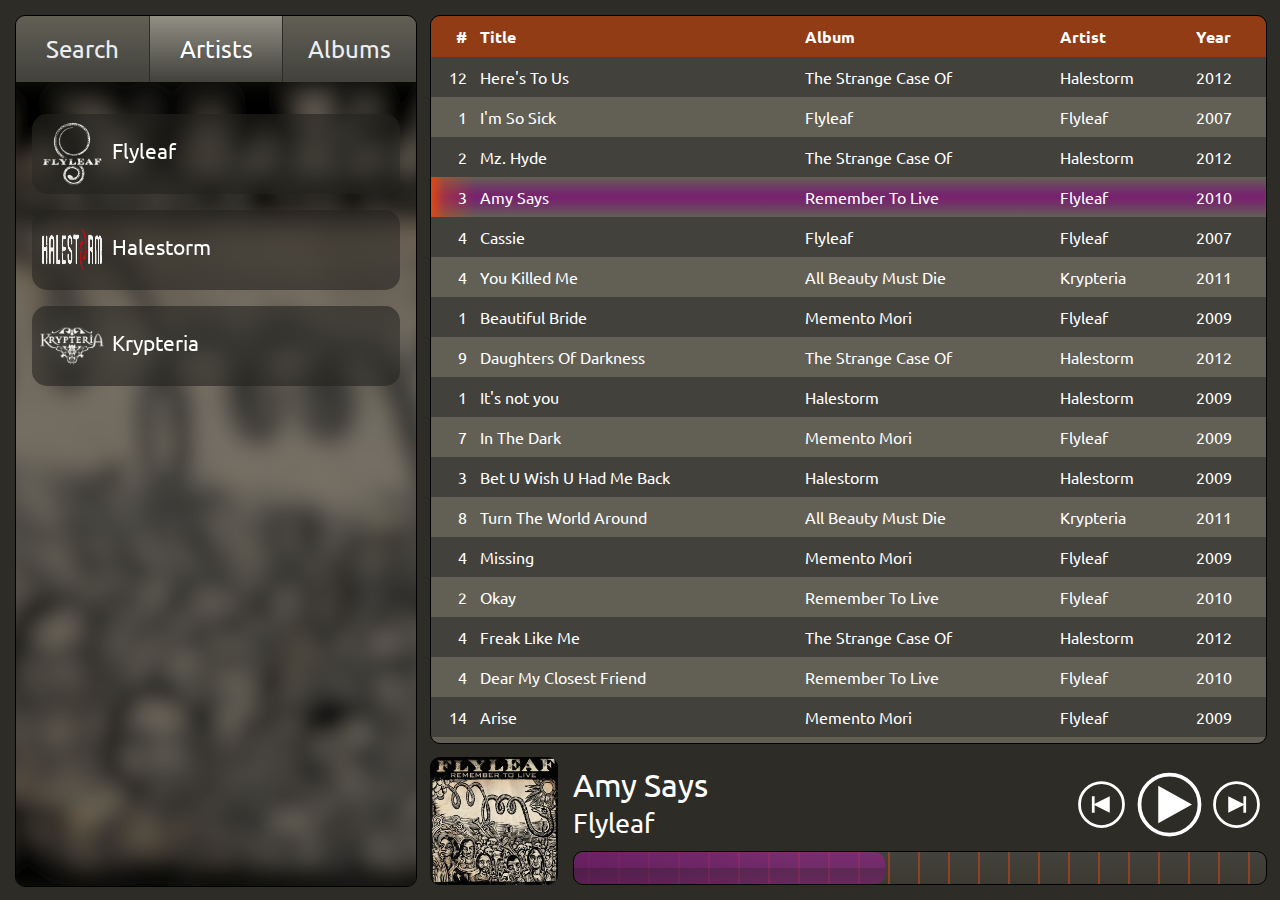
<file: index.html>
<!DOCTYPE html>
<html lang="en">
    <head>
        <meta charset="utf-8" />
        <meta name="viewport" content="width=device-width, initial-scale=1.0" />
        <title>Canto</title>
        <link rel="stylesheet" type="text/css" href="css/main.css" />
        <link rel="icon" href="css/pics/fav.ico" type="image/x-icon"/>
        <link rel="shortcut icon" href="css/pics/fav.ico" type="image/x-icon"/>
    </head>
    <body>
        <main id="lmain">
            <h1>Canto</h1>
            <nav id="nav">
                <h1>Navigation</h1>
                <ul>
                    <li>
                        <a href="search.html">Search</a>
                    </li>
                    <li>
                        <a href="index.html" class="active">Artists</a>
                    </li>
                    <li>
                        <a href="album.html">Albums</a>
                    </li>
                </ul>
            </nav>
            <section id="library">
                <h1>Library - Artists</h1>
                <ul id="artists">
                    <li id="a_flyleaf">
                        <a href="#a_flyleaf"><img src="pics/Flyleaf.png" alt="Logo of Flyleaf" /></a>
                        <span class="name">Flyleaf</span>
                        <ul class="albums">
                            <li>
                                <a href="album.html#a_flyleaf"><img src="pics/Flyleaf%20-%20Flyleaf.jpg" alt="Album art of 'Flyleaf' by Flyleaf" /></a>
                                <span class="name">Flyleaf</span>
                                <span class="artist">Flyleaf</span>
                                <span class="year">2007</span>
                            </li>
                            <li>
                                <a href="album.html#a_memento_mori"><img src="pics/Flyleaf%20-%20Memento%20Mori.jpg" alt="Album art of 'Memento Mori' by Flyleaf" /></a>
                                <span class="name">Memento Mori</span>
                                <span class="artist">Flyleaf</span>
                                <span class="year">2009</span>
                            </li>
                            <li>
                                <a href="album.html#a_remember_to_live"><img src="pics/Flyleaf%20-%20Remember%20To%20Live.jpg" alt="Album art of 'Remember To Live' by Flyleaf" /></a>
                                <span class="name">Remember To Live</span>
                                <span class="artist">Flyleaf</span>
                                <span class="year">2010</span>
                            </li>
                        </ul>
                    </li>
                    <li id="a_halestorm">
                        <a href="#a_halestorm"><img src="pics/Halestorm.png" alt="Logo of Halestorm" /></a>
                        <span class="name">Halestorm</span>
                        <ul class="albums">
                            <li>
                                <a href="album.html#a_halestorm"><img src="pics/Halestorm%20-%20Halestorm.jpg" alt="Album art of 'Halestorm' by Halestorm" /></a>
                                <span class="name">Halestorm</span>
                                <span class="artist">Halestorm</span>
                                <span class="year">2009</span>
                            </li>
                            <li>
                                <a href="album.html#a_the_strange_case_of"><img src="pics/Halestorm%20-%20The%20Strange%20Case%20Of.jpg" alt="Album art of 'The Strange Case Of' by Halestorm" /></a>
                                <span class="name">The Strange Case Of</span>
                                <span class="artist">Halestorm</span>
                                <span class="year">2012</span>
                            </li>
                        </ul>
                    </li>
                    <li id="a_krypteria">
                        <a href="#a_krypteria"><img src="pics/Krypteria.png" alt="Logo of Krypteria" /></a>
                        <span class="name">Krypteria</span>
                        <ul class="albums">
                            <li>
                                <a href="album.html#a_all_beauty_must_die"><img src="pics/Krypteria%20-%20All%20Beauty%20Must%20Die.jpg" alt="Album art of 'All Beauty Must Die' by Krypteria" /></a>
                                <span class="name">All Beauty Must Die</span>
                                <span class="artist">Krypteria</span>
                                <span class="year">2011</span>
                            </li>
                        </ul>
                    </li>
                </ul>
            </section>
        </main>
        <aside id="now_playing">
            <h1>Now Playing</h1>
            <a href="now_playing.html">Go to Now Playing screen</a>
            <img src="pics/Flyleaf%20-%20Remember%20To%20Live.jpg" alt="Album art of 'Remember To Live' by Flyleaf" />
            <span class="title">Amy Says</span>
            <span class="artist">Flyleaf</span>
        </aside>
        <aside id="lcontrols">
            <h1>Controls</h1>
            <a id="prev_button" href="#">Previous</a>
            <a id="play_button" href="#">Play/Pause</a>
            <a id="next_button" href="#">Next</a>
            <div id="progressbar">
                <span id="handle"></span>
            </div>
        </aside>
        <aside id="play_queue">
            <h1>Play Queue</h1>
            <table>
                <thead>
                    <tr>
                        <th>#</th>
                        <th>Title</th>
                        <th>Album</th>
                        <th>Artist</th>
                        <th>Year</th>
                    </tr>
                </thead>
                <tbody>
                    <tr>
                        <td>12</td>
                        <td>Here's To Us</td>
                        <td>The Strange Case Of</td>
                        <td>Halestorm</td>
                        <td>2012</td>
                    </tr>
                    <tr>
                        <td>1</td>
                        <td>I'm So Sick</td>
                        <td>Flyleaf</td>
                        <td>Flyleaf</td>
                        <td>2007</td>
                    </tr>
                    <tr>
                        <td>2</td>
                        <td>Mz. Hyde</td>
                        <td>The Strange Case Of</td>
                        <td>Halestorm</td>
                        <td>2012</td>
                    </tr>
                    <tr class="active">
                        <td>3</td>
                        <td>Amy Says</td>
                        <td>Remember To Live</td>
                        <td>Flyleaf</td>
                        <td>2010</td>
                    </tr>
                    <tr>
                        <td>4</td>
                        <td>Cassie</td>
                        <td>Flyleaf</td>
                        <td>Flyleaf</td>
                        <td>2007</td>
                    </tr>
                    <tr>
                        <td>4</td>
                        <td>You Killed Me</td>
                        <td>All Beauty Must Die</td>
                        <td>Krypteria</td>
                        <td>2011</td>
                    </tr>
                    <tr>
                        <td>1</td>
                        <td>Beautiful Bride</td>
                        <td>Memento Mori</td>
                        <td>Flyleaf</td>
                        <td>2009</td>
                    </tr>
                    <tr>
                        <td>9</td>
                        <td>Daughters Of Darkness</td>
                        <td>The Strange Case Of</td>
                        <td>Halestorm</td>
                        <td>2012</td>
                    </tr>
                    <tr>
                        <td>1</td>
                        <td>It's not you</td>
                        <td>Halestorm</td>
                        <td>Halestorm</td>
                        <td>2009</td>
                    </tr>
                    <tr>
                        <td>7</td>
                        <td>In The Dark</td>
                        <td>Memento Mori</td>
                        <td>Flyleaf</td>
                        <td>2009</td>
                    </tr>
                    <tr>
                        <td>3</td>
                        <td>Bet U Wish U Had Me Back</td>
                        <td>Halestorm</td>
                        <td>Halestorm</td>
                        <td>2009</td>
                    </tr>
                    <tr>
                        <td>8</td>
                        <td>Turn The World Around</td>
                        <td>All Beauty Must Die</td>
                        <td>Krypteria</td>
                        <td>2011</td>
                    </tr>
                    <tr>
                        <td>4</td>
                        <td>Missing</td>
                        <td>Memento Mori</td>
                        <td>Flyleaf</td>
                        <td>2009</td>
                    </tr>
                    <tr>
                        <td>2</td>
                        <td>Okay</td>
                        <td>Remember To Live</td>
                        <td>Flyleaf</td>
                        <td>2010</td>
                    </tr>
                    <tr>
                        <td>4</td>
                        <td>Freak Like Me</td>
                        <td>The Strange Case Of</td>
                        <td>Halestorm</td>
                        <td>2012</td>
                    </tr>
                    <tr>
                        <td>4</td>
                        <td>Dear My Closest Friend</td>
                        <td>Remember To Live</td>
                        <td>Flyleaf</td>
                        <td>2010</td>
                    </tr>
                    <tr>
                        <td>14</td>
                        <td>Arise</td>
                        <td>Memento Mori</td>
                        <td>Flyleaf</td>
                        <td>2009</td>
                    </tr>
                    <tr>
                        <td>7</td>
                        <td>Thanks For Nothing</td>
                        <td>All Beauty Must Die</td>
                        <td>Krypteria</td>
                        <td>2011</td>
                    </tr>
                    <tr>
                        <td>3</td>
                        <td>I Miss The Misery</td>
                        <td>The Strange Case Of</td>
                        <td>Halestorm</td>
                        <td>2012</td>
                    </tr>
                    <tr>
                        <td>6</td>
                        <td>I'm Sorry</td>
                        <td>Flyleaf</td>
                        <td>Flyleaf</td>
                        <td>2007</td>
                    </tr>
                    <tr>
                        <td>15</td>
                        <td>Uncle Bobby</td>
                        <td>Memento Mori</td>
                        <td>Flyleaf</td>
                        <td>2009</td>
                    </tr>
                    <tr>
                        <td>8</td>
                        <td>Red Sam</td>
                        <td>Flyleaf</td>
                        <td>Flyleaf</td>
                        <td>2007</td>
                    </tr>
                    <tr>
                        <td>2</td>
                        <td>Fully ALive</td>
                        <td>Flyleaf</td>
                        <td>Flyleaf</td>
                        <td>2007</td>
                    </tr>
                    <tr>
                        <td>8</td>
                        <td>Rock Show</td>
                        <td>The Strange Case Of</td>
                        <td>Halestorm</td>
                        <td>2012</td>
                    </tr>
                    <tr>
                        <td>1</td>
                        <td>Love Bites (So Do I)</td>
                        <td>The Strange Case Of</td>
                        <td>Halestorm</td>
                        <td>2012</td>
                    </tr>
                    <tr>
                        <td>13</td>
                        <td>Circle</td>
                        <td>Memento Mori</td>
                        <td>Flyleaf</td>
                        <td>2009</td>
                    </tr>
                    <tr>
                        <td>2</td>
                        <td>As I Slowly Bleed</td>
                        <td>All Beauty Must Die</td>
                        <td>Krypteria</td>
                        <td>2011</td>
                    </tr>
                    <tr>
                        <td>9</td>
                        <td>Better Safe Than Sorry</td>
                        <td>Halestorm</td>
                        <td>Halestorm</td>
                        <td>2009</td>
                    </tr>
                    <tr>
                        <td>5</td>
                        <td>Live To Fight Another Day</td>
                        <td>All Beauty Must Die</td>
                        <td>Krypteria</td>
                        <td>2011</td>
                    </tr>
                </tbody>
            </table>
        </aside>
    </body>
</html>
</file>
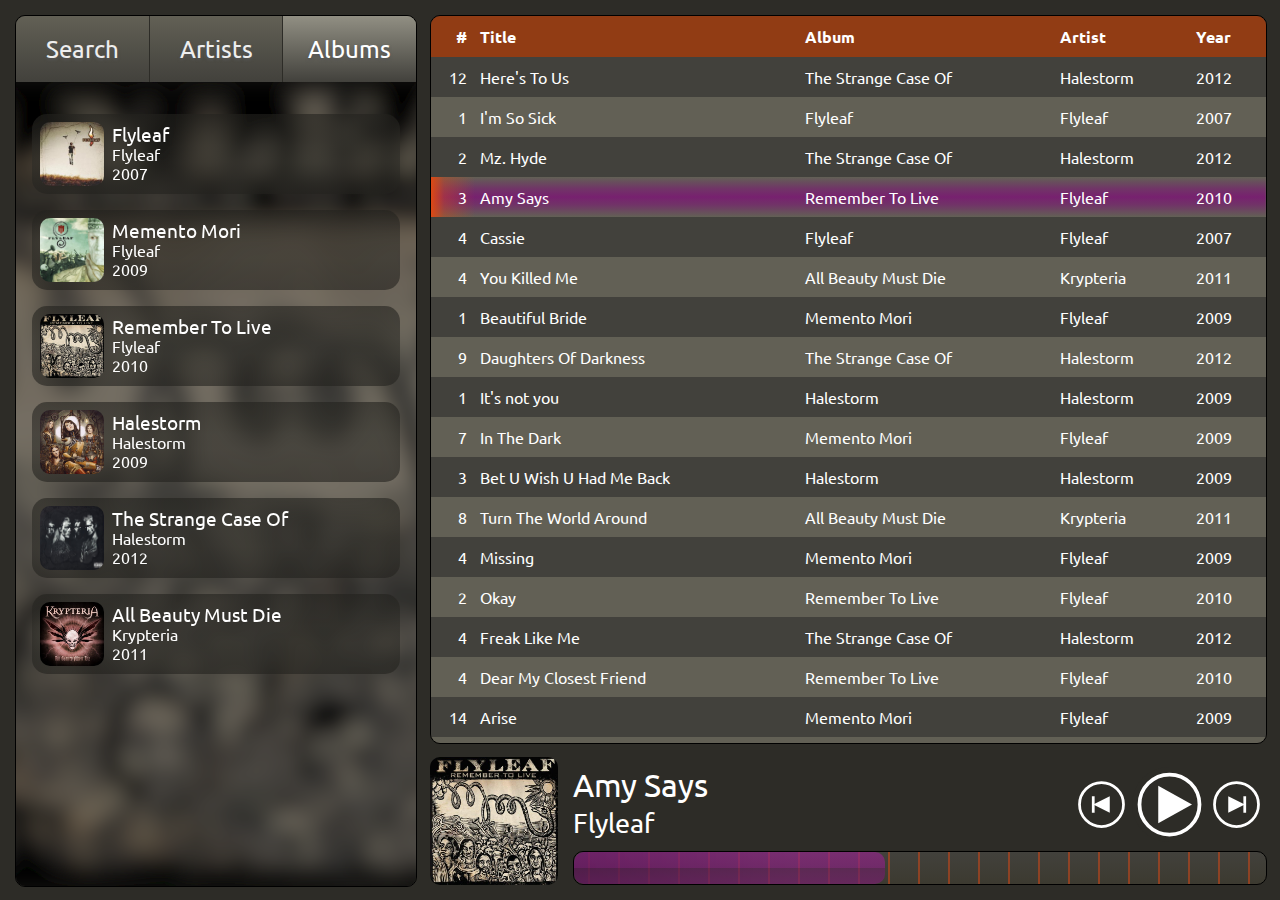
<file: album.html>
<!DOCTYPE html>
<html lang="en">
    <head>
        <meta charset="utf-8" />
        <meta name="viewport" content="width=device-width, initial-scale=1.0" />
        <title>Canto</title>
        <link rel="stylesheet" type="text/css" href="css/main.css" />
        <link rel="icon" href="css/pics/fav.ico" type="image/x-icon"/>
        <link rel="shortcut icon" href="css/pics/fav.ico" type="image/x-icon"/>
    </head>
    <body>
        <main id="lmain">
            <h1>Canto</h1>
            <nav id="nav">
                <h1>Navigation</h1>
                <ul>
                    <li>
                        <a href="search.html">Search</a>
                    </li>
                    <li>
                        <a href="index.html">Artists</a>
                    </li>
                    <li>
                        <a href="album.html" class="active">Albums</a>
                    </li>
                </ul>
            </nav>
            <section id="library">
                <h1>Library - Albums</h1>
                <ul id="albums">
                    <li id="a_flyleaf">
                        <a href="#a_flyleaf">
                            <img src="pics/Flyleaf%20-%20Flyleaf.jpg" alt="Album art of 'Flyleaf' by Flyleaf" />
                        </a>
                        <span class="name">Flyleaf</span>
                        <span class="artist">Flyleaf</span>
                        <span class="year">2007</span>
                        <ul class="songs">
                            <li><a href="#edit_track"><span class="number">1</span><span class="name">I'm So Sick</span></a></li>
                            <li><span class="number">2</span><span class="name">Fully Alive</span></li>
                            <li><span class="number">3</span><span class="name">Perfect</span></li>
                            <li><span class="number">4</span><span class="name">Cassie</span></li>
                            <li><span class="number">5</span><span class="name">Sorrow</span></li>
                            <li><span class="number">6</span><span class="name">I'm Sorry</span></li>
                            <li><span class="number">7</span><span class="name">All Around Me</span></li>
                            <li><span class="number">8</span><span class="name">Red Sam</span></li>
                            <li><span class="number">9</span><span class="name">There Fo You</span></li>
                            <li><span class="number">10</span><span class="name">Breathe Today</span></li>
                            <li><span class="number">11</span><span class="name">So I Thought</span></li>
                        </ul>
                    </li>
                    <li id="a_memento_mori">
                        <a href="#a_memento_mori">
                            <img src="pics/Flyleaf%20-%20Memento%20Mori.jpg" alt="Album art of 'Memento Mori' by Flyleaf" />
                        </a>
                        <span class="name">Memento Mori</span>
                        <span class="artist">Flyleaf</span>
                        <span class="year">2009</span>
                        <ul class="songs">
                            <li><span class="number">1</span><span class="name">Beautiful Bride</span></li>
                            <li><span class="number">2</span><span class="name">Again</span></li>
                            <li><span class="number">3</span><span class="name">Chasm</span></li>
                            <li><span class="number">4</span><span class="name">Missing</span></li>
                            <li><span class="number">5</span><span class="name">This Close</span></li>
                            <li><span class="number">6</span><span class="name">The Kind</span></li>
                            <li><span class="number">7</span><span class="name">In The Dark</span></li>
                            <li><span class="number">8</span><span class="name">Set Apart This Dream</span></li>
                            <li><span class="number">9</span><span class="name">Swept Away</span></li>
                            <li><span class="number">10</span><span class="name">Tiny Heart</span></li>
                            <li><span class="number">11</span><span class="name">Melting</span></li>
                            <li><span class="number">12</span><span class="name">Treasure</span></li>
                            <li><span class="number">13</span><span class="name">Circle</span></li>
                            <li><span class="number">14</span><span class="name">Arise</span></li>
                        </ul>
                    </li>
                    <li id="a_remember_to_live">
                        <a href="#a_remember_to_live">
                            <img src="pics/Flyleaf%20-%20Remember%20To%20Live.jpg" alt="Album art of 'Remember To Live' by Flyleaf" />
                        </a>
                        <span class="name">Remember To Live</span>
                        <span class="artist">Flyleaf</span>
                        <span class="year">2010</span>
                        <ul class="songs">
                            <li><span class="number">1</span><span class="name">Justice And Mercy</span></li>
                            <li><span class="number">2</span><span class="name">Okay</span></li>
                            <li><span class="number">3</span><span class="name">Amy Says</span></li>
                            <li><span class="number">4</span><span class="name">Dear My Closest Friend</span></li>
                            <li><span class="number">5</span><span class="name">Light In your Eyes</span></li>
                            <li><span class="number">6</span><span class="name">Believe In Dreams</span></li>
                            <li><span class="number">7</span><span class="name">Arise [Ben Moody Mix]</span></li>
                        </ul>
                    </li>
                    <li id="a_halestorm">
                        <a href="#a_halestorm">
                            <img src="pics/Halestorm%20-%20Halestorm.jpg" alt="Album art of 'Halestorm' by Halestorm" />
                        </a>
                        <span class="name">Halestorm</span>
                        <span class="artist">Halestorm</span>
                        <span class="year">2009</span>
                        <ul class="songs">
                            <li><span class="number">1</span><span class="name">It's Not You</span></li>
                            <li><span class="number">2</span><span class="name">I Get Off</span></li>
                            <li><span class="number">3</span><span class="name">Bet U Wish U Had Me Back</span></li>
                            <li><span class="number">4</span><span class="name">Innocence</span></li>
                            <li><span class="number">5</span><span class="name">Familiar Taste Of Poison</span></li>
                            <li><span class="number">6</span><span class="name">I'm Not An Angel</span></li>
                            <li><span class="number">7</span><span class="name">Wht Were You Expecting?</span></li>
                            <li><span class="number">8</span><span class="name">Love/Hate Heartbreak</span></li>
                            <li><span class="number">9</span><span class="name">Better Safe Than Sorry</span></li>
                            <li><span class="number">10</span><span class="name">Dirty Work</span></li>
                            <li><span class="number">11</span><span class="name">Nothing To Do With Love</span></li>
                            <li><span class="number">12</span><span class="name">Tell Me Where It Hurts</span></li>
                            <li><span class="number">13</span><span class="name">Conversations Over</span></li>
                            <li><span class="number">14</span><span class="name">Dirty Mind</span></li>
                        </ul>
                    </li>
                    <li id="a_the_strange_case_of">
                        <a href="#a_the_strange_case_of">
                            <img src="pics/Halestorm%20-%20The%20Strange%20Case%20Of.jpg" alt="Album art of 'The Strange Case Of' by Halestorm" />
                        </a>
                        <span class="name">The Strange Case Of</span>
                        <span class="artist">Halestorm</span>
                        <span class="year">2012</span>
                        <ul class="songs">
                            <li><span class="number">1</span><span class="name">Love Bites (So Do I)</span></li>
                            <li><span class="number">2</span><span class="name">Mz. Hyde</span></li>
                            <li><span class="number">3</span><span class="name">I Miss The Misery</span></li>
                            <li><span class="number">4</span><span class="name">Freak Like Me</span></li>
                            <li><span class="number">5</span><span class="name">Beautiful With You</span></li>
                            <li><span class="number">6</span><span class="name">In Your Room</span></li>
                            <li><span class="number">7</span><span class="name">Break In</span></li>
                            <li><span class="number">8</span><span class="name">Rock Show</span></li>
                            <li><span class="number">9</span><span class="name">Daughters Of Darkness</span></li>
                            <li><span class="number">10</span><span class="name">You Call Me A Bitch Like It's a Bad Thing</span></li>
                            <li><span class="number">11</span><span class="name">American Boys</span></li>
                            <li><span class="number">12</span><span class="name">Here's To Us</span></li>
                            <li><span class="number">13</span><span class="name">Don't Know How To Stop</span></li>
                            <li><span class="number">14</span><span class="name">Private Parts</span></li>
                            <li><span class="number">15</span><span class="name">Hate It When You See Me Cry</span></li>
                        </ul>
                    </li>
                    <li id="a_all_beauty_must_die">
                        <a href="#a_all_beauty_must_die">
                            <img src="pics/Krypteria%20-%20All%20Beauty%20Must%20Die.jpg" alt="Album art of 'All Beauty Must Die' by Krypteria" />
                        </a>
                        <span class="name">All Beauty Must Die</span>
                        <span class="artist">Krypteria</span>
                        <span class="year">2011</span>
                        <ul class="songs">
                            <li><span class="number">1</span><span class="name">Messiah</span></li>
                            <li><span class="number">2</span><span class="name">As I Slowly Bleed</span></li>
                            <li><span class="number">3</span><span class="name">Fly Away With Me</span></li>
                            <li><span class="number">4</span><span class="name">You Killed Me</span></li>
                            <li><span class="number">5</span><span class="name">Live To Fight Another Day</span></li>
                            <li><span class="number">6</span><span class="name">Eyes Of a Stranger</span></li>
                            <li><span class="number">7</span><span class="name">Thanks For Nothing</span></li>
                            <li><span class="number">8</span><span class="name">Turn The World Around</span></li>
                            <li><span class="number">9</span><span class="name">Higher</span></li>
                            <li><span class="number">10</span><span class="name">Victoria</span></li>
                            <li><span class="number">11</span><span class="name">Hurt So Bad</span></li>
                            <li><span class="number">12</span><span class="name">The Eye Collector</span></li>
                            <li><span class="number">13</span><span class="name">Get The Hell Out Of My Way</span></li>
                            <li><span class="number">14</span><span class="name">Liberatio</span></li>
                            <li><span class="number">15</span><span class="name">Come Hell Or High Water</span></li>
                        </ul>
                    </li>
                </ul>
            </section>
        </main>
        <aside id="now_playing">
            <h1>Now Playing</h1>
            <a href="now_playing.html">Go to Now Playing screen</a>
            <img src="pics/Flyleaf%20-%20Remember%20To%20Live.jpg" alt="Album art of 'Remember To Live' by Flyleaf" />
            <span class="title">Amy Says</span>
            <span class="artist">Flyleaf</span>
        </aside>
        <aside id="edit_track">
            <h1>Edit Track</h1>
            <form method="get" action="#">
                <label for="title">Title</label>
                <input id="title" name="title" type="text" value="I'm So Sick" /><br />
                <label for="artist">Artist</label>
                <input id="artist" name="artist" type="text" value="Flyleaf" /><br />
                <label for="album">Album</label>
                <input id="album" name="album" type="text" value="Flyleaf" /><br />
                <label for="composer">Composer</label>
                <input id="composer" name="composer" type="text" value="Flyleaf" /><br />
                <label for="performer">Performer</label>
                <input id="performer" name="performer" type="text" value="Flyleaf" /><br />
                <label for="track">Track</label>
                <input id="track" name="track" type="number" value="1" /><br />
                <label for="disc">Disc</label>
                <input id="disc" name="disc" type="number" value="1" /><br />
                <label for="year">Year</label>
                <input id="year" name="year" type="number" value="2007" /><br />
                <input type="submit" value="Save" />
            </form>
        </aside>
        <aside id="lcontrols">
            <h1>Controls</h1>
            <a id="prev_button" href="#">Previous</a>
            <a id="play_button" href="#">Play/Pause</a>
            <a id="next_button" href="#">Next</a>
            <div id="progressbar">
                <span id="handle"></span>
            </div>
        </aside>
        <aside id="play_queue">
            <h1>Play Queue</h1>
            <table>
                <thead>
                    <tr>
                        <th>#</th>
                        <th>Title</th>
                        <th>Album</th>
                        <th>Artist</th>
                        <th>Year</th>
                    </tr>
                </thead>
                <tbody>
                    <tr>
                        <td>12</td>
                        <td>Here's To Us</td>
                        <td>The Strange Case Of</td>
                        <td>Halestorm</td>
                        <td>2012</td>
                    </tr>
                    <tr>
                        <td>1</td>
                        <td>I'm So Sick</td>
                        <td>Flyleaf</td>
                        <td>Flyleaf</td>
                        <td>2007</td>
                    </tr>
                    <tr>
                        <td>2</td>
                        <td>Mz. Hyde</td>
                        <td>The Strange Case Of</td>
                        <td>Halestorm</td>
                        <td>2012</td>
                    </tr>
                    <tr class="active">
                        <td>3</td>
                        <td>Amy Says</td>
                        <td>Remember To Live</td>
                        <td>Flyleaf</td>
                        <td>2010</td>
                    </tr>
                    <tr>
                        <td>4</td>
                        <td>Cassie</td>
                        <td>Flyleaf</td>
                        <td>Flyleaf</td>
                        <td>2007</td>
                    </tr>
                    <tr>
                        <td>4</td>
                        <td>You Killed Me</td>
                        <td>All Beauty Must Die</td>
                        <td>Krypteria</td>
                        <td>2011</td>
                    </tr>
                    <tr>
                        <td>1</td>
                        <td>Beautiful Bride</td>
                        <td>Memento Mori</td>
                        <td>Flyleaf</td>
                        <td>2009</td>
                    </tr>
                    <tr>
                        <td>9</td>
                        <td>Daughters Of Darkness</td>
                        <td>The Strange Case Of</td>
                        <td>Halestorm</td>
                        <td>2012</td>
                    </tr>
                    <tr>
                        <td>1</td>
                        <td>It's not you</td>
                        <td>Halestorm</td>
                        <td>Halestorm</td>
                        <td>2009</td>
                    </tr>
                    <tr>
                        <td>7</td>
                        <td>In The Dark</td>
                        <td>Memento Mori</td>
                        <td>Flyleaf</td>
                        <td>2009</td>
                    </tr>
                    <tr>
                        <td>3</td>
                        <td>Bet U Wish U Had Me Back</td>
                        <td>Halestorm</td>
                        <td>Halestorm</td>
                        <td>2009</td>
                    </tr>
                    <tr>
                        <td>8</td>
                        <td>Turn The World Around</td>
                        <td>All Beauty Must Die</td>
                        <td>Krypteria</td>
                        <td>2011</td>
                    </tr>
                    <tr>
                        <td>4</td>
                        <td>Missing</td>
                        <td>Memento Mori</td>
                        <td>Flyleaf</td>
                        <td>2009</td>
                    </tr>
                    <tr>
                        <td>2</td>
                        <td>Okay</td>
                        <td>Remember To Live</td>
                        <td>Flyleaf</td>
                        <td>2010</td>
                    </tr>
                    <tr>
                        <td>4</td>
                        <td>Freak Like Me</td>
                        <td>The Strange Case Of</td>
                        <td>Halestorm</td>
                        <td>2012</td>
                    </tr>
                    <tr>
                        <td>4</td>
                        <td>Dear My Closest Friend</td>
                        <td>Remember To Live</td>
                        <td>Flyleaf</td>
                        <td>2010</td>
                    </tr>
                    <tr>
                        <td>14</td>
                        <td>Arise</td>
                        <td>Memento Mori</td>
                        <td>Flyleaf</td>
                        <td>2009</td>
                    </tr>
                    <tr>
                        <td>7</td>
                        <td>Thanks For Nothing</td>
                        <td>All Beauty Must Die</td>
                        <td>Krypteria</td>
                        <td>2011</td>
                    </tr>
                    <tr>
                        <td>3</td>
                        <td>I Miss The Misery</td>
                        <td>The Strange Case Of</td>
                        <td>Halestorm</td>
                        <td>2012</td>
                    </tr>
                    <tr>
                        <td>6</td>
                        <td>I'm Sorry</td>
                        <td>Flyleaf</td>
                        <td>Flyleaf</td>
                        <td>2007</td>
                    </tr>
                    <tr>
                        <td>15</td>
                        <td>Uncle Bobby</td>
                        <td>Memento Mori</td>
                        <td>Flyleaf</td>
                        <td>2009</td>
                    </tr>
                    <tr>
                        <td>8</td>
                        <td>Red Sam</td>
                        <td>Flyleaf</td>
                        <td>Flyleaf</td>
                        <td>2007</td>
                    </tr>
                    <tr>
                        <td>2</td>
                        <td>Fully ALive</td>
                        <td>Flyleaf</td>
                        <td>Flyleaf</td>
                        <td>2007</td>
                    </tr>
                    <tr>
                        <td>8</td>
                        <td>Rock Show</td>
                        <td>The Strange Case Of</td>
                        <td>Halestorm</td>
                        <td>2012</td>
                    </tr>
                    <tr>
                        <td>1</td>
                        <td>Love Bites (So Do I)</td>
                        <td>The Strange Case Of</td>
                        <td>Halestorm</td>
                        <td>2012</td>
                    </tr>
                    <tr>
                        <td>13</td>
                        <td>Circle</td>
                        <td>Memento Mori</td>
                        <td>Flyleaf</td>
                        <td>2009</td>
                    </tr>
                    <tr>
                        <td>2</td>
                        <td>As I Slowly Bleed</td>
                        <td>All Beauty Must Die</td>
                        <td>Krypteria</td>
                        <td>2011</td>
                    </tr>
                    <tr>
                        <td>9</td>
                        <td>Better Safe Than Sorry</td>
                        <td>Halestorm</td>
                        <td>Halestorm</td>
                        <td>2009</td>
                    </tr>
                    <tr>
                        <td>5</td>
                        <td>Live To Fight Another Day</td>
                        <td>All Beauty Must Die</td>
                        <td>Krypteria</td>
                        <td>2011</td>
                    </tr>
                </tbody>
            </table>
        </aside>
    </body>
</html>
</file>
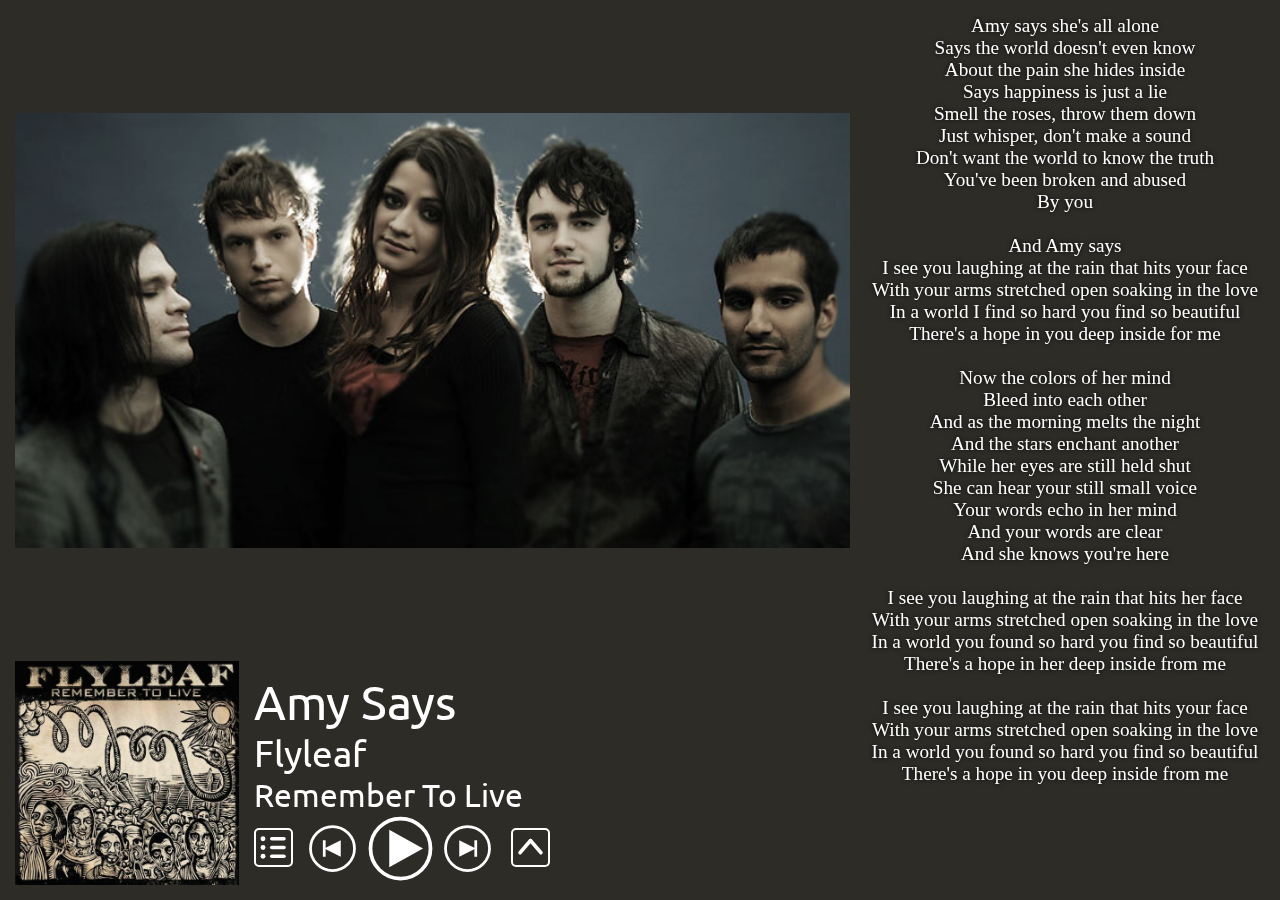
<file: now_playing.html>
<!DOCTYPE html>
<html lang="en">
    <head>
        <meta charset="utf-8" />
        <meta name="viewport" content="width=device-width, initial-scale=1.0" />
        <title>Canto</title>
        <link rel="stylesheet" type="text/css" href="css/main.css" />
        <link rel="icon" href="css/pics/fav.ico" type="image/x-icon"/>
        <link rel="shortcut icon" href="css/pics/fav.ico" type="image/x-icon"/>
    </head>
    <body>
        <main>
            <h1>Canto</h1>
            <header id="info">
                <span class="title">Amy Says</span>
                <span class="artist">Flyleaf</span>
                <span class="album">Remember To Live</span>
                <a href="index.html">Go to library</a>
            </header>
            <section id="albumart">
                <h1>Album art</h1>
                <img src="pics/Flyleaf%20-%20Remember%20To%20Live.jpg" alt="Album art of 'Remember To Live' by Flyleaf" />
            </section>
            <section id="controls">
                <h1>Controls</h1>
                <a id="queue_button" href="#queue">Now Playing Queue</a>
                <a id="prev_button" href="#">Previous</a>
                <a id="play_button" href="#">Play/Pause</a>
                <a id="next_button" href="#">Next</a>
                <a id="lyrics_button" href="#lyrics">Lyrics</a>
            </section>
        </main>
        <aside id="queue">
            <h1>Play Queue</h1>
            <ul>
                <li>
                    <img class="albumart" src="pics/Halestorm%20-%20The%20Strange%20Case%20Of.jpg"
                         alt="Album art of 'The Strange Case Of' by Halestorm">
                    <span class="name">Here's To Us</span>
                    <span class="album">The Strange Case Of</span>
                    <span class="artist">Halestorm</span>
                </li>
                <li>
                    <img class="albumart" src="pics/Flyleaf%20-%20Flyleaf.jpg" alt="Album art of 'Flyleaf' by Flyleaf">
                    <span class="name">I'm So Sick</span>
                    <span class="album">Flyleaf</span>
                    <span class="artist">Flyleaf</span>
                </li>
                <li>
                    <img class="albumart" src="pics/Halestorm%20-%20The%20Strange%20Case%20Of.jpg"
                         alt="Album art of 'The Strange Case Of' by Halestorm">
                    <span class="name">Mz. Hyde</span>
                    <span class="album">The Strange Case Of</span>
                    <span class="artist">Halestorm</span>
                </li>
                <li class="active">
                    <img class="albumart" src="pics/Flyleaf%20-%20Remember%20To%20Live.jpg"
                         alt="Album art of 'Remember To Live' by Flyleaf">
                    <span class="name">Amy Says</span>
                    <span class="album">Remember To Live</span>
                    <span class="artist">Flyleaf</span>
                </li>
                <li>
                    <img class="albumart" src="pics/Flyleaf%20-%20Flyleaf.jpg" alt="Album art of 'Flyleaf' by Flyleaf">
                    <span class="name">Cassie</span>
                    <span class="album">Flyleaf</span>
                    <span class="artist">Flyleaf</span>
                </li>
                <li>
                    <img class="albumart" src="pics/Krypteria%20-%20All%20Beauty%20Must%20Die.jpg"
                         alt="Album art of 'All Beauty Must Die' by Krypteria">
                    <span class="name">You Killed Me</span>
                    <span class="album">All Beauty Must Die</span>
                    <span class="artist">Krypteria</span>
                </li>
                <li>
                    <img class="albumart" src="pics/Flyleaf%20-%20Memento%20Mori.jpg"
                         alt="Album art of 'Memento Mori' by Flyleaf">
                    <span class="name">Beautiful Bride</span>
                    <span class="album">Memento Mori</span>
                    <span class="artist">Flyleaf</span>
                </li>
                <li>
                    <img class="albumart" src="pics/Halestorm%20-%20The%20Strange%20Case%20Of.jpg"
                         alt="Album art of 'The Strange Case Of' by Halestorm">
                    <span class="name">Daughters Of Darkness</span>
                    <span class="album">The Strange Case Of</span>
                    <span class="artist">Halestorm</span>
                </li>
                <li>
                    <img class="albumart" src="pics/Halestorm%20-%20Halestorm.jpg" alt="Album art of '' by Halestorm">
                    <span class="name">It's not you</span>
                    <span class="album">Halestorm</span>
                    <span class="artist">Halestorm</span>
                </li>
                <li>
                    <img class="albumart" src="pics/Flyleaf%20-%20Memento%20Mori.jpg"
                         alt="Album art of 'Memento Mori' by Flyleaf">
                    <span class="name">In The Dark</span>
                    <span class="album">Memento Mori</span>
                    <span class="artist">Flyleaf</span>
                </li>
                <li>
                    <img class="albumart" src="pics/Halestorm%20-%20Halestorm.jpg" alt="Album art of '' by Halestorm">
                    <span class="name">Bet U Wish U Had Me Back</span>
                    <span class="album">Halestorm</span>
                    <span class="artist">Halestorm</span>
                </li>
                <li>
                    <img class="albumart" src="pics/Krypteria%20-%20All%20Beauty%20Must%20Die.jpg"
                         alt="Album art of 'All Beauty Must Die' by Krypteria">
                    <span class="name">Turn The World Around</span>
                    <span class="album">All Beauty Must Die</span>
                    <span class="artist">Krypteria</span>
                </li>
                <li>
                    <img class="albumart" src="pics/Flyleaf%20-%20Memento%20Mori.jpg"
                         alt="Album art of 'Memento Mori' by Flyleaf">
                    <span class="name">Mssing</span>
                    <span class="album">Memento Mori</span>
                    <span class="artist">Flyleaf</span>
                </li>
                <li>
                    <img class="albumart" src="pics/Flyleaf%20-%20Remember%20To%20Live.jpg"
                         alt="Album art of 'Remember To Live' by Flyleaf">
                    <span class="name">Okay</span>
                    <span class="album">Remember To Live</span>
                    <span class="artist">Flyleaf</span>
                </li>
                <li>
                    <img class="albumart" src="pics/Halestorm%20-%20The%20Strange%20Case%20Of.jpg"
                         alt="Album art of 'The Strange Case Of' by Halestorm">
                    <span class="name">Freak Like Me</span>
                    <span class="album">The Strange Case Of</span>
                    <span class="artist">Halestorm</span>
                </li>
                <li>
                    <img class="albumart" src="pics/Flyleaf%20-%20Remember%20To%20Live.jpg"
                         alt="Album art of 'Remember To Live' by Flyleaf">
                    <span class="name">Dear My Closest Friend</span>
                    <span class="album">Remember To Live</span>
                    <span class="artist">Flyleaf</span>
                </li>
                <li>
                    <img class="albumart" src="pics/Flyleaf%20-%20Memento%20Mori.jpg"
                         alt="Album art of 'Memento Mori' by Flyleaf">
                    <span class="name">Arise</span>
                    <span class="album">Memento Mori</span>
                    <span class="artist">Flyleaf</span>
                </li>
                <li>
                    <img class="albumart" src="pics/Krypteria%20-%20All%20Beauty%20Must%20Die.jpg"
                         alt="Album art of 'All Beauty Must Die' by Krypteria">
                    <span class="name">Thanks For Nothing</span>
                    <span class="album">All Beauty Must Die</span>
                    <span class="artist">Krypteria</span>
                </li>
                <li>
                    <img class="albumart" src="pics/Halestorm%20-%20The%20Strange%20Case%20Of.jpg"
                         alt="Album art of 'The Strange Case Of' by Halestorm">
                    <span class="name">I Miss The Misery</span>
                    <span class="album">The Strange Case Of</span>
                    <span class="artist">Halestorm</span>
                </li>
                <li>
                    <img class="albumart" src="pics/Flyleaf%20-%20Flyleaf.jpg" alt="Album art of 'Flyleaf' by Flyleaf">
                    <span class="name">I'm Sorry</span>
                    <span class="album">Flyleaf</span>
                    <span class="artist">Flyleaf</span>
                </li>
                <li>
                    <img class="albumart" src="pics/Flyleaf%20-%20Memento%20Mori.jpg"
                         alt="Album art of 'Memento Mori' by Flyleaf">
                    <span class="name">Uncle Bobby</span>
                    <span class="album">Memento Mori</span>
                    <span class="artist">Flyleaf</span>
                </li>
                <li>
                    <img class="albumart" src="pics/Flyleaf%20-%20Flyleaf.jpg" alt="Album art of 'Flyleaf' by Flyleaf">
                    <span class="name">Red Sam</span>
                    <span class="album">Flyleaf</span>
                    <span class="artist">Flyleaf</span>
                </li>
                <li>
                    <img class="albumart" src="pics/Flyleaf%20-%20Flyleaf.jpg" alt="Album art of 'Flyleaf' by Flyleaf">
                    <span class="name">Fully Alive</span>
                    <span class="album">Flyleaf</span>
                    <span class="artist">Flyleaf</span>
                </li>
                <li>
                    <img class="albumart" src="pics/Halestorm%20-%20The%20Strange%20Case%20Of.jpg"
                         alt="Album art of 'The Strange Case Of' by Halestorm">
                    <span class="name">Rock Show</span>
                    <span class="album">The Strange Case Of</span>
                    <span class="artist">Halestorm</span>
                </li>
                <li>
                    <img class="albumart" src="pics/Halestorm%20-%20The%20Strange%20Case%20Of.jpg"
                         alt="Album art of 'The Strange Case Of' by Halestorm">
                    <span class="name">Love Bites (So Do I)</span>
                    <span class="album">The Strange Case Of</span>
                    <span class="artist">Halestorm</span>
                </li>
                <li>
                    <img class="albumart" src="pics/Flyleaf%20-%20Memento%20Mori.jpg"
                         alt="Album art of 'Memento Mori' by Flyleaf">
                    <span class="name">Circle</span>
                    <span class="album">Memento Mori</span>
                    <span class="artist">Flyleaf</span>
                </li>
                <li>
                    <img class="albumart" src="pics/Krypteria%20-%20All%20Beauty%20Must%20Die.jpg"
                         alt="Album art of 'All Beauty Must Die' by Krypteria">
                    <span class="name">As I Slowly Bleed</span>
                    <span class="album">All Beauty Must Die</span>
                    <span class="artist">Krypteria</span>
                </li>
                <li>
                    <img class="albumart" src="pics/Halestorm%20-%20Halestorm.jpg" alt="Album art of '' by Halestorm">
                    <span class="name">Better Safe Than Sorry</span>
                    <span class="album">Halestorm</span>
                    <span class="artist">Halestorm</span>
                </li>
                <li>
                    <img class="albumart" src="pics/Krypteria%20-%20All%20Beauty%20Must%20Die.jpg"
                         alt="Album art of 'All Beauty Must Die' by Krypteria">
                    <span class="name">Live To Fight Another Day</span>
                    <span class="album">All Beauty Must Die</span>
                    <span class="artist">Krypteria</span>
                </li>
            </ul>
            <a href="#info">Go Back Up</a>
        </aside>
        <aside id="lyrics">
            <h1>Lyrics</h1>
            <p>
                Amy says she's all alone<br />
                Says the world doesn't even know<br />
                About the pain she hides inside<br />
                Says happiness is just a lie<br />
                Smell the roses, throw them down<br />
                Just whisper, don't make a sound<br />
                Don't want the world to know the truth<br />
                You've been broken and abused<br />
                By you<br />
                <br />
                And Amy says<br />
                I see you laughing at the rain that hits your face<br />
                With your arms stretched open soaking in the love<br />
                In a world I find so hard you find so beautiful<br />
                There's a hope in you deep inside for me<br />
                <br />
                Now the colors of her mind<br />
                Bleed into each other<br />
                And as the morning melts the night<br />
                And the stars enchant another<br />
                While her eyes are still held shut<br />
                She can hear your still small voice<br />
                Your words echo in her mind<br />
                And your words are clear<br />
                And she knows you're here<br />
                <br />
                I see you laughing at the rain that hits her face<br />
                With your arms stretched open soaking in the love<br />
                In a world you found so hard you find so beautiful<br />
                There's a hope in her deep inside from me<br />
                <br />
                I see you laughing at the rain that hits your face<br />
                With your arms stretched open soaking in the love<br />
                In a world you found so hard you find so beautiful<br />
                There's a hope in you deep inside from me<br />
            </p>
            <a href="#info">Go Back Up</a>
        </aside>
        <aside id="pics">
            <h1>Pics</h1>
            <div id="p1"></div>
            <div id="p2"></div>
            <div id="p3"></div>
        </aside>
    </body>
</html>
</file>
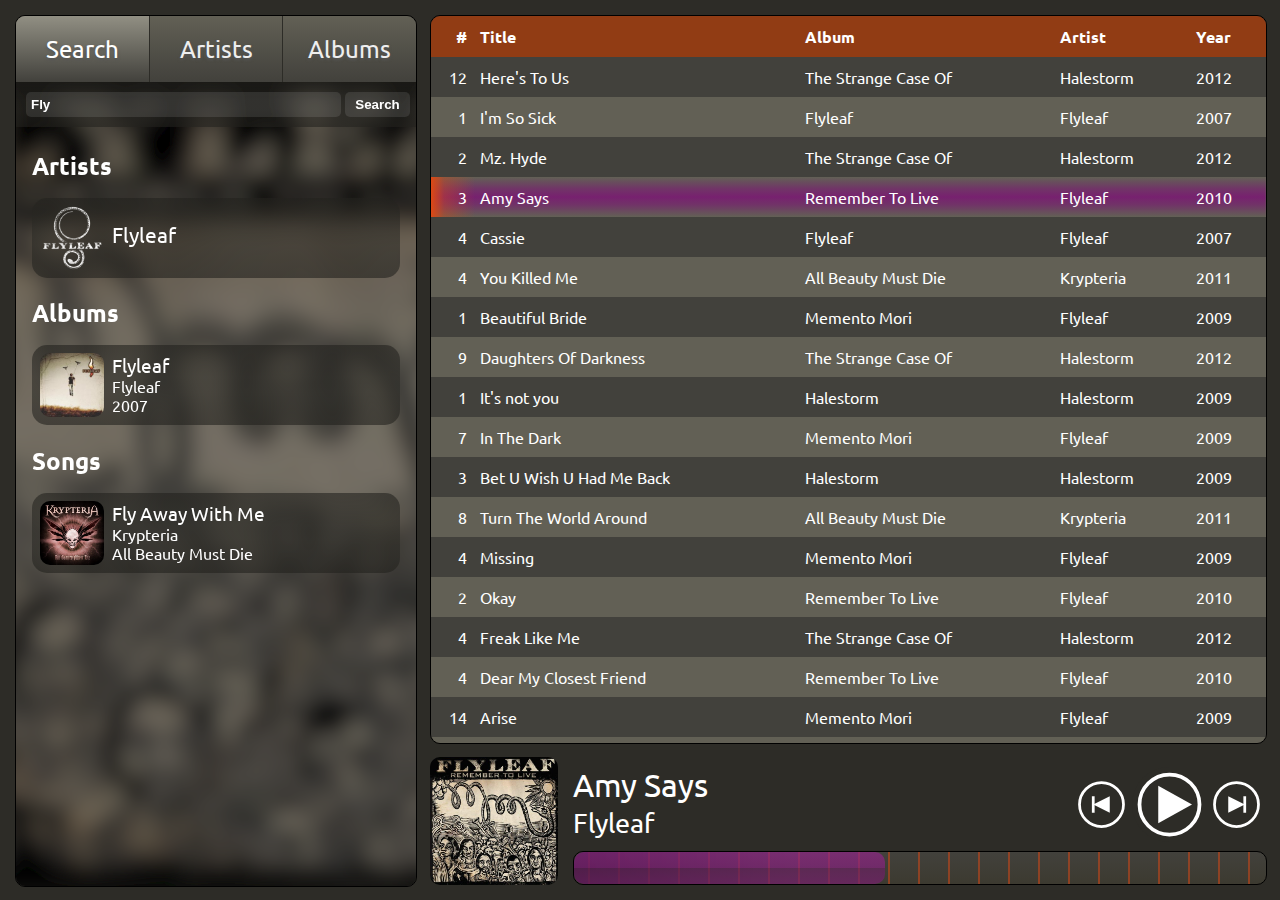
<file: search.html>
<!DOCTYPE html>
<html lang="en">
    <head>
        <meta charset="utf-8" />
        <meta name="viewport" content="width=device-width, initial-scale=1.0" />
        <title>Canto</title>
        <link rel="stylesheet" type="text/css" href="css/main.css" />
        <link rel="icon" href="css/pics/fav.ico" type="image/x-icon"/>
        <link rel="shortcut icon" href="css/pics/fav.ico" type="image/x-icon"/>
    </head>
    <body>
        <main id="lmain">
            <h1>Canto</h1>
            <nav id="nav">
                <h1>Navigation</h1>
                <ul>
                    <li>
                        <a href="search.html" class="active">Search</a>
                    </li>
                    <li>
                        <a href="index.html">Artists</a>
                    </li>
                    <li>
                        <a href="album.html">Albums</a>
                    </li>
                </ul>
            </nav>
            <section id="search">
                <h1>Search</h1>
                <form method="get" action="?">
                    <label for="query">Search for: </label>
                    <input id="query" name="query" type="text" value="Fly" />
                    <input type="submit" value="Search" />
                </form>
                <ul>
                    <li>
                        <h2>Artists</h2>
                        <ul id="artists">
                            <li>
                                <img src="pics/Flyleaf.png" alt="Logo of Flyleaf" />
                                <span class="name">Flyleaf</span>
                            </li>
                        </ul>
                    </li>
                    <li>
                        <h2>Albums</h2>
                        <ul id="albums">
                            <li>
                                <img class="albumart" src="pics/Flyleaf%20-%20Flyleaf.jpg" alt="Album art of 'Flyleaf' by Flyleaf" />
                                <span class="name">Flyleaf</span>
                                <span class="artist">Flyleaf</span>
                                <span class="year">2007</span>
                            </li>
                        </ul>
                    </li>
                    <li>
                        <h2>Songs</h2>
                        <ul id="songs">
                            <li>
                                <img class="albumart" src="pics/Krypteria%20-%20All%20Beauty%20Must%20Die.jpg" alt="Album art of 'All Beauty Must Die' by Krypteria" />
                                <span class="name">Fly Away With Me</span>
                                <span class="artist">Krypteria</span>
                                <span class="album">All Beauty Must Die</span>
                            </li>
                        </ul>
                    </li>
                </ul>
            </section>
        </main>
        <aside id="now_playing">
            <h1>Now Playing</h1>
            <a href="now_playing.html">Go to Now Playing screen</a>
            <img src="pics/Flyleaf%20-%20Remember%20To%20Live.jpg" alt="Album art of 'Remember To Live' by Flyleaf" />
            <span class="title">Amy Says</span>
            <span class="artist">Flyleaf</span>
        </aside>
        <aside id="lcontrols">
            <h1>Controls</h1>
            <a id="prev_button" href="#">Previous</a>
            <a id="play_button" href="#">Play/Pause</a>
            <a id="next_button" href="#">Next</a>
            <div id="progressbar">
                <span id="handle"></span>
            </div>
        </aside>
        <aside id="play_queue">
            <h1>Play Queue</h1>
            <table>
                <thead>
                    <tr>
                        <th>#</th>
                        <th>Title</th>
                        <th>Album</th>
                        <th>Artist</th>
                        <th>Year</th>
                    </tr>
                </thead>
                <tbody>
                    <tr>
                        <td>12</td>
                        <td>Here's To Us</td>
                        <td>The Strange Case Of</td>
                        <td>Halestorm</td>
                        <td>2012</td>
                    </tr>
                    <tr>
                        <td>1</td>
                        <td>I'm So Sick</td>
                        <td>Flyleaf</td>
                        <td>Flyleaf</td>
                        <td>2007</td>
                    </tr>
                    <tr>
                        <td>2</td>
                        <td>Mz. Hyde</td>
                        <td>The Strange Case Of</td>
                        <td>Halestorm</td>
                        <td>2012</td>
                    </tr>
                    <tr class="active">
                        <td>3</td>
                        <td>Amy Says</td>
                        <td>Remember To Live</td>
                        <td>Flyleaf</td>
                        <td>2010</td>
                    </tr>
                    <tr>
                        <td>4</td>
                        <td>Cassie</td>
                        <td>Flyleaf</td>
                        <td>Flyleaf</td>
                        <td>2007</td>
                    </tr>
                    <tr>
                        <td>4</td>
                        <td>You Killed Me</td>
                        <td>All Beauty Must Die</td>
                        <td>Krypteria</td>
                        <td>2011</td>
                    </tr>
                    <tr>
                        <td>1</td>
                        <td>Beautiful Bride</td>
                        <td>Memento Mori</td>
                        <td>Flyleaf</td>
                        <td>2009</td>
                    </tr>
                    <tr>
                        <td>9</td>
                        <td>Daughters Of Darkness</td>
                        <td>The Strange Case Of</td>
                        <td>Halestorm</td>
                        <td>2012</td>
                    </tr>
                    <tr>
                        <td>1</td>
                        <td>It's not you</td>
                        <td>Halestorm</td>
                        <td>Halestorm</td>
                        <td>2009</td>
                    </tr>
                    <tr>
                        <td>7</td>
                        <td>In The Dark</td>
                        <td>Memento Mori</td>
                        <td>Flyleaf</td>
                        <td>2009</td>
                    </tr>
                    <tr>
                        <td>3</td>
                        <td>Bet U Wish U Had Me Back</td>
                        <td>Halestorm</td>
                        <td>Halestorm</td>
                        <td>2009</td>
                    </tr>
                    <tr>
                        <td>8</td>
                        <td>Turn The World Around</td>
                        <td>All Beauty Must Die</td>
                        <td>Krypteria</td>
                        <td>2011</td>
                    </tr>
                    <tr>
                        <td>4</td>
                        <td>Missing</td>
                        <td>Memento Mori</td>
                        <td>Flyleaf</td>
                        <td>2009</td>
                    </tr>
                    <tr>
                        <td>2</td>
                        <td>Okay</td>
                        <td>Remember To Live</td>
                        <td>Flyleaf</td>
                        <td>2010</td>
                    </tr>
                    <tr>
                        <td>4</td>
                        <td>Freak Like Me</td>
                        <td>The Strange Case Of</td>
                        <td>Halestorm</td>
                        <td>2012</td>
                    </tr>
                    <tr>
                        <td>4</td>
                        <td>Dear My Closest Friend</td>
                        <td>Remember To Live</td>
                        <td>Flyleaf</td>
                        <td>2010</td>
                    </tr>
                    <tr>
                        <td>14</td>
                        <td>Arise</td>
                        <td>Memento Mori</td>
                        <td>Flyleaf</td>
                        <td>2009</td>
                    </tr>
                    <tr>
                        <td>7</td>
                        <td>Thanks For Nothing</td>
                        <td>All Beauty Must Die</td>
                        <td>Krypteria</td>
                        <td>2011</td>
                    </tr>
                    <tr>
                        <td>3</td>
                        <td>I Miss The Misery</td>
                        <td>The Strange Case Of</td>
                        <td>Halestorm</td>
                        <td>2012</td>
                    </tr>
                    <tr>
                        <td>6</td>
                        <td>I'm Sorry</td>
                        <td>Flyleaf</td>
                        <td>Flyleaf</td>
                        <td>2007</td>
                    </tr>
                    <tr>
                        <td>15</td>
                        <td>Uncle Bobby</td>
                        <td>Memento Mori</td>
                        <td>Flyleaf</td>
                        <td>2009</td>
                    </tr>
                    <tr>
                        <td>8</td>
                        <td>Red Sam</td>
                        <td>Flyleaf</td>
                        <td>Flyleaf</td>
                        <td>2007</td>
                    </tr>
                    <tr>
                        <td>2</td>
                        <td>Fully ALive</td>
                        <td>Flyleaf</td>
                        <td>Flyleaf</td>
                        <td>2007</td>
                    </tr>
                    <tr>
                        <td>8</td>
                        <td>Rock Show</td>
                        <td>The Strange Case Of</td>
                        <td>Halestorm</td>
                        <td>2012</td>
                    </tr>
                    <tr>
                        <td>1</td>
                        <td>Love Bites (So Do I)</td>
                        <td>The Strange Case Of</td>
                        <td>Halestorm</td>
                        <td>2012</td>
                    </tr>
                    <tr>
                        <td>13</td>
                        <td>Circle</td>
                        <td>Memento Mori</td>
                        <td>Flyleaf</td>
                        <td>2009</td>
                    </tr>
                    <tr>
                        <td>2</td>
                        <td>As I Slowly Bleed</td>
                        <td>All Beauty Must Die</td>
                        <td>Krypteria</td>
                        <td>2011</td>
                    </tr>
                    <tr>
                        <td>9</td>
                        <td>Better Safe Than Sorry</td>
                        <td>Halestorm</td>
                        <td>Halestorm</td>
                        <td>2009</td>
                    </tr>
                    <tr>
                        <td>5</td>
                        <td>Live To Fight Another Day</td>
                        <td>All Beauty Must Die</td>
                        <td>Krypteria</td>
                        <td>2011</td>
                    </tr>
                </tbody>
            </table>
        </aside>
    </body>
</html>
</file>
<file: css/main.css>
@import url(http://fonts.googleapis.com/css?family=Ubuntu);
body {
  color: white;
  overflow: hidden;
  font-family: Ubuntu, sans-serif; }

main {
  position: fixed;
  top: 0;
  left: 0;
  margin: 0;
  width: 100%;
  height: 100%;
  overflow: hidden; }

h1 {
  display: none; }

main #nav {
  position: absolute;
  top: 0;
  left: 0;
  width: 100%;
  height: 4.1em;
  background-image: linear-gradient(180deg, #626055 0%, #42413c 100%); }
  main #nav ul {
    margin: 0;
    padding: 0;
    width: 100%;
    height: 100%;
    list-style: none; }
    main #nav ul li {
      display: block;
      float: left;
      width: 33.3%;
      height: 100%; }
      main #nav ul li a {
        display: block;
        width: 100%;
        height: 100%;
        color: #EEE;
        text-shadow: 0px 2px 3px #555;
        font-size: 1.5em;
        text-align: center;
        text-decoration: none;
        line-height: 4.1rem; }
      main #nav ul li .active {
        color: white;
        background-image: linear-gradient(180deg, #918f83 0%, #42413c 100%); }
    main #nav ul li + li a {
      border-left: 1px solid #2d2c27; }
main #library {
  position: absolute;
  top: 4.1em;
  left: 0;
  width: 100%;
  height: calc(100% - 4.1em - 5em);
  background-image: url("pics/coverdark.svg");
  background-position: center;
  background-size: cover; }
  main #library ul {
    margin: 0;
    padding-top: 1em;
    padding-left: 1em;
    padding-bottom: 1em;
    width: calc(100% - 2em);
    height: calc(100% - 2em);
    overflow-x: hidden;
    overflow-y: auto;
    list-style: none; }
    main #library ul li {
      position: relative;
      margin-top: 1em;
      min-height: 4em;
      max-height: 4em;
      padding: 0.5em;
      overflow: hidden;
      background-image: linear-gradient(180deg, rgba(35, 34, 30, 0.6) 0%, rgba(45, 44, 39, 0.6) 40%, rgba(45, 44, 39, 0.6) 60%, rgba(35, 34, 30, 0.6) 100%);
      border-radius: 15px;
      transition: none; }
      main #library ul li a {
        position: relative;
        display: block;
        width: 100%;
        height: 4em;
        z-index: 50;
        color: white; }
      main #library ul li img {
        width: 4em;
        height: 4em;
        border-radius: 10px; }
      main #library ul li span {
        display: block;
        position: absolute;
        left: 0;
        padding-left: 5rem;
        width: 100%;
        font-size: 1em; }
      main #library ul li .name {
        top: 0.5rem;
        font-size: 1.2em; }
      main #library ul li .artist {
        top: 1.9em; }
      main #library ul li .year {
        top: 3.1em; }
      main #library ul li ul {
        overflow: hidden; }
    main #library ul li:target {
      max-height: 350px;
      transition: max-height 1s; }
      main #library ul li:target ul {
        margin: 1em;
        margin-top: 0.5em;
        padding: 1em 0;
        background-color: rgba(15, 14, 11, 0.6);
        border-radius: 20px; }
        main #library ul li:target ul li {
          margin: 0 1em;
          background-image: none;
          border-radius: 0; }
        main #library ul li:target ul li + li {
          border-top: 1px solid #2d2c27; }
  main #library #artists > li > .name {
    top: 0;
    height: 4rem;
    line-height: 4.5rem;
    font-size: 1.3em; }
  main #library #albums li:target {
    max-height: 1000px; }
    main #library #albums li:target ul {
      padding: 0.4em 0 0.1em 0; }
      main #library #albums li:target ul li {
        padding: 0;
        height: 3em;
        min-height: 1em; }
        main #library #albums li:target ul li .number {
          margin-top: -7px;
          padding: 0;
          width: 3rem;
          height: 3rem;
          color: rgba(225, 225, 225, 0.69);
          font-size: 3em;
          text-align: right; }
        main #library #albums li:target ul li .name {
          padding-left: 4rem;
          width: calc(100% - 4rem);
          text-overflow: ellipsis;
          white-space: nowrap; }
main #search {
  position: absolute;
  top: 4.1em;
  left: 0;
  width: 100%;
  height: calc(100% - 4.1em - 5em);
  background-image: url("pics/coverdark.svg");
  background-position: center;
  background-size: cover; }
  main #search form {
    display: block;
    position: absolute;
    top: 0;
    width: 100%;
    padding: 10px;
    background-image: linear-gradient(180deg, rgba(35, 34, 30, 0.6) 0%, rgba(45, 44, 39, 0.6) 40%, rgba(45, 44, 39, 0.6) 60%, rgba(35, 34, 30, 0.6) 100%); }
    main #search form label {
      display: none; }
    main #search form input {
      padding: 5px;
      color: white;
      background-color: rgba(255, 255, 255, 0.1);
      border: none;
      border-radius: 5px;
      font-weight: bold; }
    main #search form input[type=text] {
      width: calc(100% - 95px); }
    main #search form input[type=submit] {
      width: 65px; }
main #search > ul {
  position: absolute;
  top: 3em;
  margin: 0;
  padding-top: 0;
  padding-left: 1em;
  padding-bottom: 1em;
  width: calc(100% - 2em);
  height: calc(100% - 3.5em);
  list-style: none;
  overflow-x: hidden;
  overflow-y: auto; }
  main #search > ul h2 {
    margin-bottom: 0; }
  main #search > ul ul {
    padding: 0;
    overflow: hidden; }
    main #search > ul ul li {
      position: relative;
      margin-top: 1em;
      height: 4em;
      padding: 0.5em;
      background-image: linear-gradient(180deg, rgba(35, 34, 30, 0.6) 0%, rgba(45, 44, 39, 0.6) 40%, rgba(45, 44, 39, 0.6) 60%, rgba(35, 34, 30, 0.6) 100%);
      border-radius: 15px; }
    main #search > ul ul img {
      width: 4em;
      height: 4em;
      border-radius: 10px; }
    main #search > ul ul span {
      display: block;
      position: absolute;
      left: 0;
      padding-left: 5rem;
      width: 100%;
      font-size: 1em; }
    main #search > ul ul .name {
      top: 0.5rem;
      font-size: 1.2em; }
    main #search > ul ul .artist {
      top: 1.9em; }
    main #search > ul ul .album, main #search > ul ul .year {
      top: 3.1em; }
  main #search > ul #artists .name {
    top: 0;
    height: 4em;
    line-height: 3.5em;
    font-size: 1.3em; }

#now_playing {
  position: absolute;
  left: 0;
  bottom: 0;
  width: 100%;
  height: 5em;
  background-image: linear-gradient(180deg, #626055 0%, #42413c 100%); }
  #now_playing a {
    position: fixed;
    left: 0;
    bottom: 0;
    width: 100%;
    height: 5em;
    z-index: 10;
    color: transparent; }
  #now_playing img {
    position: absolute;
    top: 0.5em;
    left: 0.5em;
    height: 4em;
    border-radius: 10px; }
  #now_playing .title {
    position: absolute;
    top: 0.7rem;
    left: 5rem;
    font-size: 1.3em; }
  #now_playing .artist {
    position: absolute;
    top: 2.5rem;
    left: 5rem;
    font-size: 1.1em; }

#lcontrols #play_button {
  display: block;
  position: fixed;
  right: 0;
  bottom: 0;
  width: 5rem;
  height: 5rem;
  z-index: 20;
  color: transparent;
  background-image: url("pics/playnoring.svg");
  background-size: cover;
  border-left: 1px solid #2d2c27; }
#lcontrols #play_button:hover, #lcontrols #play_button:focus, #lcontrols #play_button:active {
  background-image: url("pics/playglow.svg"), radial-gradient(circle at 50% 50%, rgba(0, 0, 0, 0.5) 31px, transparent 32px); }

#edit_track {
  display: none; }

#edit_track:target:before {
  display: block;
  content: "";
  position: fixed;
  top: 0;
  left: 0;
  width: 100%;
  height: 100%;
  z-index: -1;
  background-color: rgba(0, 0, 0, 0.7); }

#edit_track:target {
  display: block;
  position: fixed;
  top: 0;
  left: 0;
  right: 0;
  bottom: 0;
  margin: auto;
  padding: 20px;
  width: calc(80% - 40px);
  height: calc(80% - 40px);
  max-height: 500px;
  z-index: 200;
  background-color: rgba(0, 0, 0, 0.7);
  border-radius: 20px; }
  #edit_track:target form {
    margin: 0 auto;
    max-width: 400px;
    max-height: calc(100% - 60px);
    overflow: auto; }
  #edit_track:target label, #edit_track:target input {
    margin-top: 10px; }
  #edit_track:target label {
    float: left;
    padding: 5px 0;
    padding-top: 6px;
    width: 90px; }
  #edit_track:target input {
    float: right;
    padding: 5px;
    width: calc(100% - 110px);
    border-radius: 5px; }
  #edit_track:target input[type=submit] {
    position: absolute;
    left: 20px;
    right: 20px;
    bottom: 20px;
    margin: 0 auto;
    width: calc(100% - 40px);
    max-width: 400px;
    height: 50px;
    color: white;
    background-color: #dd4814;
    border: none;
    font-size: 1.5rem; }

@media only screen and (max-width: 350px) {
  #edit_track:target {
    top: 5%;
    left: 5%;
    padding: 20px;
    width: calc(90% - 40px);
    height: calc(90% - 40px); } }
#play_queue {
  display: none; }

@media only screen and (max-width: 800px) {
  @import url(http://fonts.googleapis.com/css?family=Delius+Swash+Caps);
  main #info {
    position: absolute;
    top: 0;
    left: 0;
    width: 100%;
    height: 4.1em;
    z-index: 5;
    background-image: linear-gradient(180deg, #626055 0%, #42413c 100%); }
    main #info .title {
      display: block;
      margin-top: 1ex;
      margin-left: 0.6rem;
      height: 24px;
      font-size: 1.3em;
      width: 100%; }
    main #info .artist {
      float: left;
      margin-top: 0.6ex;
      margin-left: 0.6rem;
      font-size: 1.1em; }
    main #info .album:before {
      float: left;
      content: "\2022";
      margin-left: 1ex;
      margin-right: 1ex; }
    main #info .album {
      float: left;
      margin-top: 0.8ex;
      font-size: 1em; }
    main #info a {
      display: block;
      position: absolute;
      top: 0.7em;
      right: 0.7em;
      width: calc(2.6em - 4px);
      height: calc(2.6em - 4px);
      color: transparent;
      background-size: cover;
      border: 2px solid white;
      border-radius: 5px;
      background-image: url("pics/up.svg"); }
    main #info a:hover, main #info a:focus, main #info a:active {
      border-color: #dd4814;
      background-color: rgba(0, 0, 0, 0.5);
      background-image: url("pics/upglow.svg"); }
  main #albumart {
    position: absolute;
    top: 4.1em;
    left: 0;
    margin: 0 auto;
    width: 100%;
    height: calc(100% - 4.1em - 6em);
    background-color: #2d2c27;
    background-image: linear-gradient(180deg, #1d1c1b 0%, rgba(0, 0, 0, 0) 2%, rgba(0, 0, 0, 0) 98%, #1d1c1b 100%); }
    main #albumart img {
      position: absolute;
      top: 0;
      left: 0;
      right: 0;
      bottom: 0;
      margin: auto;
      width: 100%; }
  main #controls {
    position: absolute;
    left: 0;
    bottom: 0;
    width: 100%;
    height: 6em;
    background-image: linear-gradient(180deg, #3c3b37 0%, #42413c 100%); }
    main #controls a {
      display: block;
      position: absolute;
      left: 0;
      right: 0;
      bottom: calc(3em - 27.5px);
      margin: 0 auto;
      width: 55px;
      height: 55px;
      color: transparent;
      background-size: cover;
      border-radius: 100%; }
    main #controls #prev_button {
      right: 135px;
      background-image: url("pics/prev.svg"); }
    main #controls #prev_button:hover, main #controls #prev_button:focus, main #controls #prev_button:active {
      background-image: url("pics/prevglow.svg"), radial-gradient(circle at 50% 50%, rgba(0, 0, 0, 0.5) 21px, transparent 22px); }
    main #controls #play_button {
      bottom: calc(3em - 37.5px);
      width: 75px;
      height: 75px;
      background-image: url("pics/play.svg"); }
    main #controls #play_button:hover, main #controls #play_button:focus, main #controls #play_button:active {
      background-image: url("pics/playglow.svg"), radial-gradient(circle at 50% 50%, rgba(0, 0, 0, 0.5) 31px, transparent 32px); }
    main #controls #next_button {
      left: 135px;
      background-image: url("pics/next.svg"); }
    main #controls #next_button:hover, main #controls #next_button:focus, main #controls #next_button:active {
      background-image: url("pics/nextglow.svg"), radial-gradient(circle at 50% 50%, rgba(0, 0, 0, 0.5) 21px, transparent 22px); }
    main #controls #queue_button, main #controls #lyrics_button {
      left: 18.5px;
      bottom: calc(3em - 18.5px);
      margin: 0;
      width: 35px;
      height: 35px;
      border: 2px solid white;
      border-radius: 5px;
      background-image: url("pics/queue.svg"); }
    main #controls #lyrics_button {
      left: calc(100% - 55.5px);
      background-image: url("pics/lyrics.svg"); }
    main #controls #queue_button:hover, main #controls #queue_button:focus, main #controls #queue_button:active {
      border-color: #dd4814;
      background-color: rgba(0, 0, 0, 0.5);
      background-image: url("pics/queueglow.svg"); }
    main #controls #lyrics_button:hover, main #controls #lyrics_button:focus, main #controls #lyrics_button:active {
      border-color: #dd4814;
      background-color: rgba(0, 0, 0, 0.5);
      background-image: url("pics/lyricsglow.svg"); }

  #queue {
    position: fixed;
    top: 0;
    left: -100%;
    width: 100%;
    height: 100%;
    z-index: 10;
    overflow: hidden;
    background-image: url("pics/coverdark.svg");
    background-position: center;
    background-size: cover;
    transition: all 1s; }
    #queue ul {
      -moz-box-sizing: border-box;
      box-sizing: border-box;
      margin: 0;
      padding: 1em;
      width: 100%;
      height: 100%;
      overflow-x: hidden;
      overflow-y: auto;
      list-style: none; }
      #queue ul li {
        position: relative;
        margin-top: 1em;
        height: 4em;
        padding: 0.5em;
        background-image: linear-gradient(180deg, rgba(35, 34, 30, 0.6) 0%, rgba(45, 44, 39, 0.6) 40%, rgba(45, 44, 39, 0.6) 60%, rgba(35, 34, 30, 0.6) 100%);
        border-radius: 15px; }
        #queue ul li img {
          height: 4em;
          width: 4em;
          border-radius: 10px; }
        #queue ul li span {
          display: block;
          position: absolute;
          left: 0;
          padding-left: 5rem;
          width: 100%;
          font-size: 1em; }
        #queue ul li .name {
          top: 0.5rem;
          font-size: 1.2em; }
        #queue ul li .artist {
          top: 1.9em; }
        #queue ul li .album {
          top: 3.1em; }
      #queue ul .active {
        background-image: linear-gradient(180deg, rgba(35, 34, 30, 0.6) 0%, rgba(45, 44, 39, 0.6) 40%, rgba(45, 44, 39, 0.6) 60%, rgba(35, 34, 30, 0.6) 100%), linear-gradient(130deg, #77216f 10%, transparent 40%, #dd4814 90%); }
    #queue a {
      display: block;
      position: absolute;
      right: 18.5px;
      bottom: calc(3em - 18.5px);
      width: 35px;
      height: 35px;
      color: transparent;
      background-size: cover;
      border: 2px solid #dd4814;
      border-radius: 5px;
      background-color: rgba(0, 0, 0, 0.5);
      background-image: url("pics/close.svg"); }

  #queue:target {
    left: 0; }

  #lyrics {
    position: fixed;
    top: 0;
    left: 100%;
    padding: 0 5%;
    width: 100%;
    height: 100%;
    z-index: 10;
    overflow: hidden;
    background-image: url("pics/coverdark.svg");
    background-position: center;
    background-size: cover;
    transition: all 1s; }
    #lyrics p {
      -moz-box-sizing: border-box;
      box-sizing: border-box;
      margin: 0;
      padding-top: 1em;
      padding-bottom: 5em;
      width: 90%;
      height: 100%;
      overflow-x: hidden;
      overflow-y: auto;
      font-family: 'Delius Swash Caps', cursive;
      font-size: 1.2em;
      line-height: 120%;
      text-align: center;
      text-shadow: 0 0 5px black; }
    #lyrics a {
      display: block;
      position: absolute;
      left: 18.5px;
      bottom: calc(3em - 18.5px);
      width: 35px;
      height: 35px;
      color: transparent;
      background-size: cover;
      border: 2px solid #dd4814;
      border-radius: 5px;
      background-color: rgba(0, 0, 0, 0.5);
      background-image: url("pics/close.svg"); }

  #lyrics:target {
    left: 0; } }
@media only screen and (max-width: 800px) and (orientation: landscape) {
  main #albumart img {
    width: auto;
    height: 100%; } }
@media only screen and (min-width: 800px) {
  body {
    position: absolute;
    top: 0;
    left: 0;
    margin: 0;
    width: 100%;
    height: 100%;
    background-color: #2d2c27; }

  #lmain {
    top: 15px;
    left: 15px;
    width: 40%;
    height: calc(100% - 30px);
    border: 1px solid black;
    border-radius: 10px; }
    #lmain #library, #lmain #search {
      height: calc(100% - 4.1em); }

  #now_playing {
    left: calc(40% + 30px);
    bottom: 15px;
    width: calc(60% - 45px - 12rem);
    height: 8rem;
    overflow: hidden;
    background: none;
    text-overflow: ellipsis;
    white-space: nowrap; }
    #now_playing a {
      position: absolute;
      left: 0;
      bottom: 0;
      width: 8rem;
      height: 8rem; }
    #now_playing a:hover, #now_playing a:focus {
      -moz-box-sizing: border-box;
      box-sizing: border-box;
      padding-top: 2px;
      padding-left: 10px;
      padding-right: 10px;
      overflow: hidden;
      color: white;
      background-color: rgba(0, 0, 0, 0.8);
      border-radius: 10px;
      font-size: 1.5rem;
      text-align: center;
      text-decoration: none;
      white-space: pre-wrap; }
    #now_playing img {
      top: auto;
      left: 0;
      bottom: 0;
      height: 8rem; }
    #now_playing .title {
      top: auto;
      left: calc(8rem + 15px);
      bottom: 5rem;
      font-size: 2rem; }
    #now_playing .artist {
      top: auto;
      left: calc(8rem + 15px);
      bottom: 2.8rem;
      font-size: 1.7rem; }

  #lcontrols {
    position: absolute;
    right: 15px;
    bottom: 4rem;
    width: 12rem;
    height: 4rem; }
    #lcontrols a {
      display: block;
      position: absolute;
      left: 0;
      right: 0;
      bottom: calc(2em - 27.5px);
      margin: 0 auto;
      width: 55px;
      height: 55px;
      color: transparent;
      background-size: cover;
      border-radius: 100%; }
    #lcontrols #prev_button {
      right: 135px;
      background-image: url("pics/prev.svg"); }
    #lcontrols #prev_button:hover, #lcontrols #prev_button:focus, #lcontrols #prev_button:active {
      background-image: url("pics/prevglow.svg"), radial-gradient(circle at 50% 50%, rgba(0, 0, 0, 0.5) 21px, transparent 22px); }
    #lcontrols #play_button {
      position: absolute;
      bottom: calc(2em - 37.5px);
      width: 75px;
      height: 75px;
      background-image: url("pics/play.svg"); }
    #lcontrols #play_button:hover, #lcontrols #play_button:focus, #lcontrols #play_button:active {
      background-image: url("pics/playglow.svg"), radial-gradient(circle at 50% 50%, rgba(0, 0, 0, 0.5) 31px, transparent 32px); }
    #lcontrols #next_button {
      left: 135px;
      background-image: url("pics/next.svg"); }
    #lcontrols #next_button:hover, #lcontrols #next_button:focus, #lcontrols #next_button:active {
      background-image: url("pics/nextglow.svg"), radial-gradient(circle at 50% 50%, rgba(0, 0, 0, 0.5) 21px, transparent 22px); }
    #lcontrols #progressbar {
      position: fixed;
      left: calc(40% + 45px + 8rem);
      bottom: 15px;
      width: calc(60% - 60px - 8rem);
      height: 2rem;
      background-image: url("pics/lines.svg"), linear-gradient(180deg, #42413c 0%, #3c3a30 100%);
      border: 1px solid black;
      border-radius: 10px; }
      #lcontrols #progressbar #handle {
        display: block;
        position: absolute;
        left: 0;
        bottom: 0;
        width: 45%;
        height: 100%;
        border-radius: 10px;
        background-image: linear-gradient(180deg, rgba(145, 37, 137, 0.69) 0%, rgba(135, 34, 127, 0.69) 50%, rgba(105, 33, 97, 0.69) 51%, rgba(119, 33, 111, 0.7) 100%), linear-gradient(90deg, rgba(0, 0, 0, 0.6) 0%, transparent 70%); }

  #play_queue {
    display: block;
    position: absolute;
    top: 15px;
    left: calc(40% + 30px);
    width: calc(60% - 45px);
    height: calc(100% - 45px - 8rem);
    overflow: auto;
    border: 1px solid black;
    border-radius: 10px; }
    #play_queue table {
      width: 100%;
      border-collapse: collapse; }
      #play_queue table thead tr:first-child {
        background-color: #913c14; }
      #play_queue table tr:nth-child(even) {
        background-color: #626055; }
      #play_queue table tr:nth-child(odd) {
        background-color: #42413c; }
      #play_queue table td, #play_queue table th {
        padding: 10px 5px;
        text-align: left;
        text-overflow: ellipsis;
        white-space: nowrap; }
      #play_queue table td:first-child, #play_queue table th:first-child {
        padding-left: 1px;
        padding-right: 8px;
        text-align: right; }
      #play_queue table tr:hover, #play_queue table tr:focus {
        background-color: rgba(119, 33, 111, 0.3); }
      #play_queue table .active {
        background-image: linear-gradient(180deg, transparent 0%, rgba(119, 33, 111, 0.7) 30%, #77216f 50%, rgba(119, 33, 111, 0.7) 70%, transparent 100%); }
        #play_queue table .active td:first-child {
          background-image: linear-gradient(90deg, #dd4814 0%, rgba(221, 72, 20, 0.4) 30%, transparent 100%); }

  #edit_track:target {
    width: 420px; }
    #edit_track:target form {
      margin: 0 auto;
      max-width: 400px;
      max-height: 100%;
      overflow: auto; }

  @import url(http://fonts.googleapis.com/css?family=Delius+Swash+Caps);
  #info {
    position: absolute;
    left: calc(30px + 14rem);
    bottom: calc(35px + 4rem);
    height: 8rem;
    background: none; }
    #info a {
      position: fixed;
      left: calc(95px + 26rem);
      bottom: 33px;
      width: 35px;
      height: 35px;
      color: transparent;
      background-size: cover;
      border: 2px solid white;
      border-radius: 5px;
      background-image: url("pics/up.svg"); }
    #info a:hover, #info a:focus, #info a:active {
      border-color: #dd4814;
      background-color: rgba(0, 0, 0, 0.5);
      background-image: url("pics/upglow.svg"); }
    #info span {
      display: block;
      margin: 0; }
    #info .title {
      font-size: 3rem; }
    #info .artist {
      font-size: 2.3rem; }
    #info .album {
      font-size: 2rem; }

  #albumart {
    position: absolute;
    left: 15px;
    bottom: 15px;
    margin: 0 auto;
    width: 14rem;
    height: 14rem;
    background: none; }
    #albumart img {
      position: absolute;
      top: 0;
      left: 0;
      right: 0;
      bottom: 0;
      margin: auto;
      width: 100%; }

  #controls {
    position: absolute;
    left: calc(80px + 14rem);
    bottom: 20px;
    width: 12rem;
    height: 4rem; }
    #controls a {
      display: block;
      position: absolute;
      left: 0;
      right: 0;
      bottom: calc(2em - 27.5px);
      margin: 0 auto;
      width: 55px;
      height: 55px;
      color: transparent;
      background-size: cover;
      border-radius: 100%; }
    #controls #prev_button {
      right: 135px;
      background-image: url("pics/prev.svg"); }
    #controls #prev_button:hover, #controls #prev_button:focus, #controls #prev_button:active {
      background-image: url("pics/prevglow.svg"), radial-gradient(circle at 50% 50%, rgba(0, 0, 0, 0.5) 21px, transparent 22px); }
    #controls #play_button {
      position: absolute;
      bottom: calc(2em - 37.5px);
      width: 75px;
      height: 75px;
      background-image: url("pics/play.svg"); }
    #controls #play_button:hover, #controls #play_button:focus, #controls #play_button:active {
      background-image: url("pics/playglow.svg"), radial-gradient(circle at 50% 50%, rgba(0, 0, 0, 0.5) 31px, transparent 32px); }
    #controls #next_button {
      left: 135px;
      background-image: url("pics/next.svg"); }
    #controls #next_button:hover, #controls #next_button:focus, #controls #next_button:active {
      background-image: url("pics/nextglow.svg"), radial-gradient(circle at 50% 50%, rgba(0, 0, 0, 0.5) 21px, transparent 22px); }
    #controls #queue_button {
      position: fixed;
      left: calc(30px + 14rem);
      bottom: 33px;
      margin: 0;
      width: 35px;
      height: 35px;
      border: 2px solid white;
      border-radius: 5px;
      background-image: url("pics/queue.svg"); }
    #controls #queue_button:hover, #controls #queue_button:focus, #controls #queue_button:active {
      border-color: #dd4814;
      background-color: rgba(0, 0, 0, 0.5);
      background-image: url("pics/queueglow.svg"); }
    #controls #lyrics_button {
      display: none; }

  #lyrics {
    position: absolute;
    top: 15px;
    right: 15px;
    width: 400px;
    height: calc(100% - 30px);
    background: none;
    transition: none; }
    #lyrics a {
      display: none; }
    #lyrics p {
      margin: 0;
      height: 100%;
      overflow: auto;
      font-family: 'Delius Swash Caps', cursive;
      font-size: 1.2rem;
      text-align: center;
      text-shadow: 0 0 5px black; }

  #queue {
    position: fixed;
    top: 0;
    left: -400px;
    width: 400px;
    height: 100%;
    z-index: 10;
    overflow: hidden;
    background-image: url("pics/coverdark.svg");
    background-position: center;
    background-size: cover;
    transition: all 1s; }
    #queue ul {
      -moz-box-sizing: border-box;
      box-sizing: border-box;
      margin: 0;
      padding: 1em;
      width: 100%;
      height: 100%;
      overflow-x: hidden;
      overflow-y: auto;
      list-style: none; }
      #queue ul li {
        position: relative;
        margin-top: 1em;
        height: 4em;
        padding: 0.5em;
        background-image: linear-gradient(180deg, rgba(35, 34, 30, 0.6) 0%, rgba(45, 44, 39, 0.6) 40%, rgba(45, 44, 39, 0.6) 60%, rgba(35, 34, 30, 0.6) 100%);
        border-radius: 15px; }
        #queue ul li img {
          height: 4em;
          width: 4em;
          border-radius: 10px; }
        #queue ul li span {
          display: block;
          position: absolute;
          left: 0;
          padding-left: 5rem;
          width: 100%;
          font-size: 1em; }
        #queue ul li .name {
          top: 0.5rem;
          font-size: 1.2em; }
        #queue ul li .artist {
          top: 1.9em; }
        #queue ul li .album {
          top: 3.1em; }
      #queue ul .active {
        background-image: linear-gradient(180deg, rgba(35, 34, 30, 0.6) 0%, rgba(45, 44, 39, 0.6) 40%, rgba(45, 44, 39, 0.6) 60%, rgba(35, 34, 30, 0.6) 100%), linear-gradient(130deg, #77216f 10%, transparent 40%, #dd4814 90%); }
    #queue a {
      display: block;
      position: absolute;
      right: 18.5px;
      bottom: calc(3em - 18.5px);
      width: 35px;
      height: 35px;
      color: transparent;
      background-size: cover;
      border: 2px solid #dd4814;
      border-radius: 5px;
      background-color: rgba(0, 0, 0, 0.5);
      background-image: url("pics/close.svg"); }

  #queue:target {
    left: 0; }

  @-webkit-keyframes slideshow {
    0% {
      opacity: 0; }

    20% {
      opacity: 1; }

    33% {
      opacity: 1; }

    43% {
      opacity: 0; }

    100% {
      opacity: 0; } }

  @keyframes slideshow {
    0% {
      opacity: 0; }

    20% {
      opacity: 1; }

    33% {
      opacity: 1; }

    43% {
      opacity: 0; }

    100% {
      opacity: 0; } }

  #pics {
    position: absolute;
    top: 15px;
    left: 15px;
    width: calc(100% - 445px);
    height: calc(100% - 45px - 14rem);
    overflow-x: auto;
    overflow-y: hidden; }
    #pics div {
      position: absolute;
      top: 0;
      left: 0;
      width: 100%;
      height: 100%;
      background-position: center;
      background-repeat: no-repeat;
      background-size: contain;
      -webkit-animation: slideshow 21s linear 0s infinite;
      animation: slideshow 21s linear 0s infinite; }
    #pics #p1 {
      background-image: url("../pics/Flyleaf1.jpg"); }
    #pics #p2 {
      background-image: url("../pics/Flyleaf2.jpg");
      opacity: 0;
      -webkit-animation-delay: 7s;
      animation-delay: 7s; }
    #pics #p3 {
      background-image: url("../pics/Flyleaf3.jpg");
      opacity: 0;
      -webkit-animation-delay: 14s;
      animation-delay: 14s; } }
@media only screen and (min-width: 800px) and (min-width: 1000px) {
  #lmain {
    width: 400px; }

  #now_playing {
    left: 430px;
    width: calc(60% - 45px - 12rem); }

  #lcontrols #progressbar {
    left: calc(445px + 8rem);
    width: calc(100% - 460px - 8rem); }

  #play_queue {
    left: 430px;
    width: calc(100% - 445px); } }
</file>
